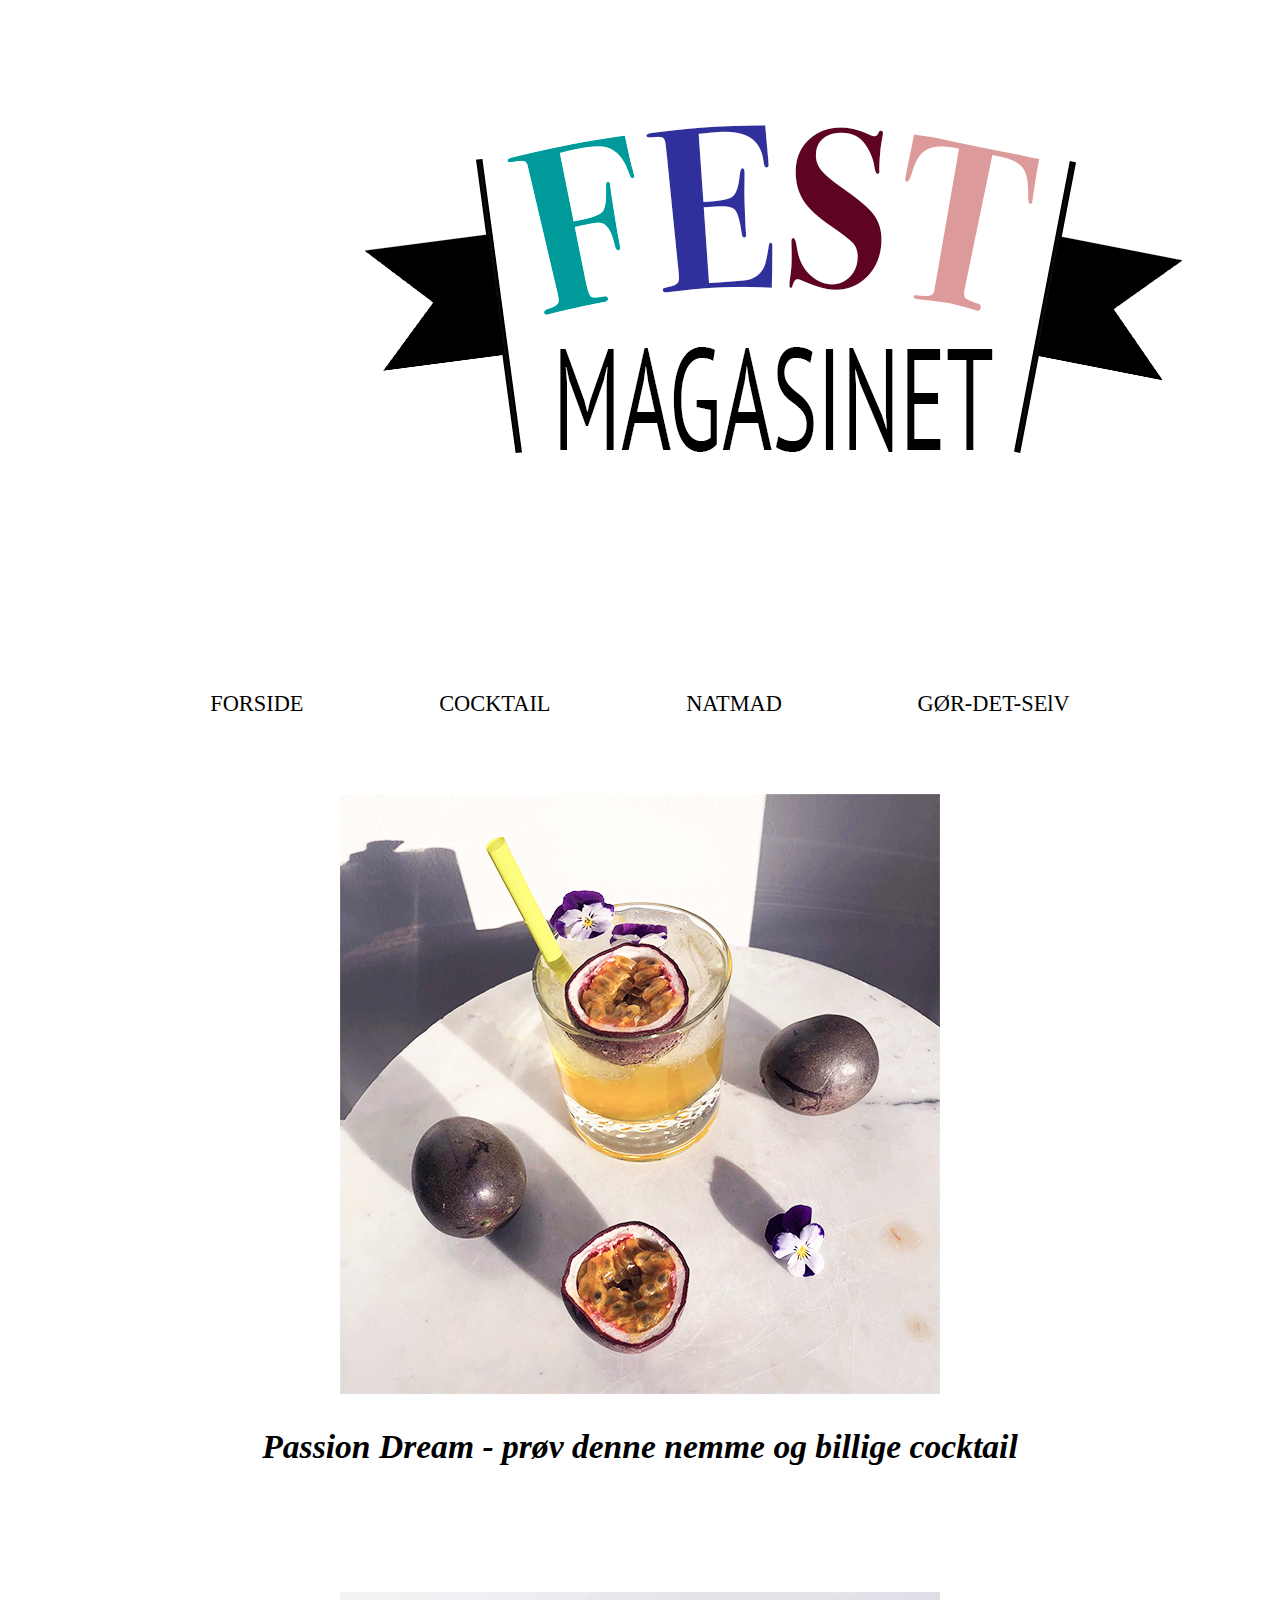
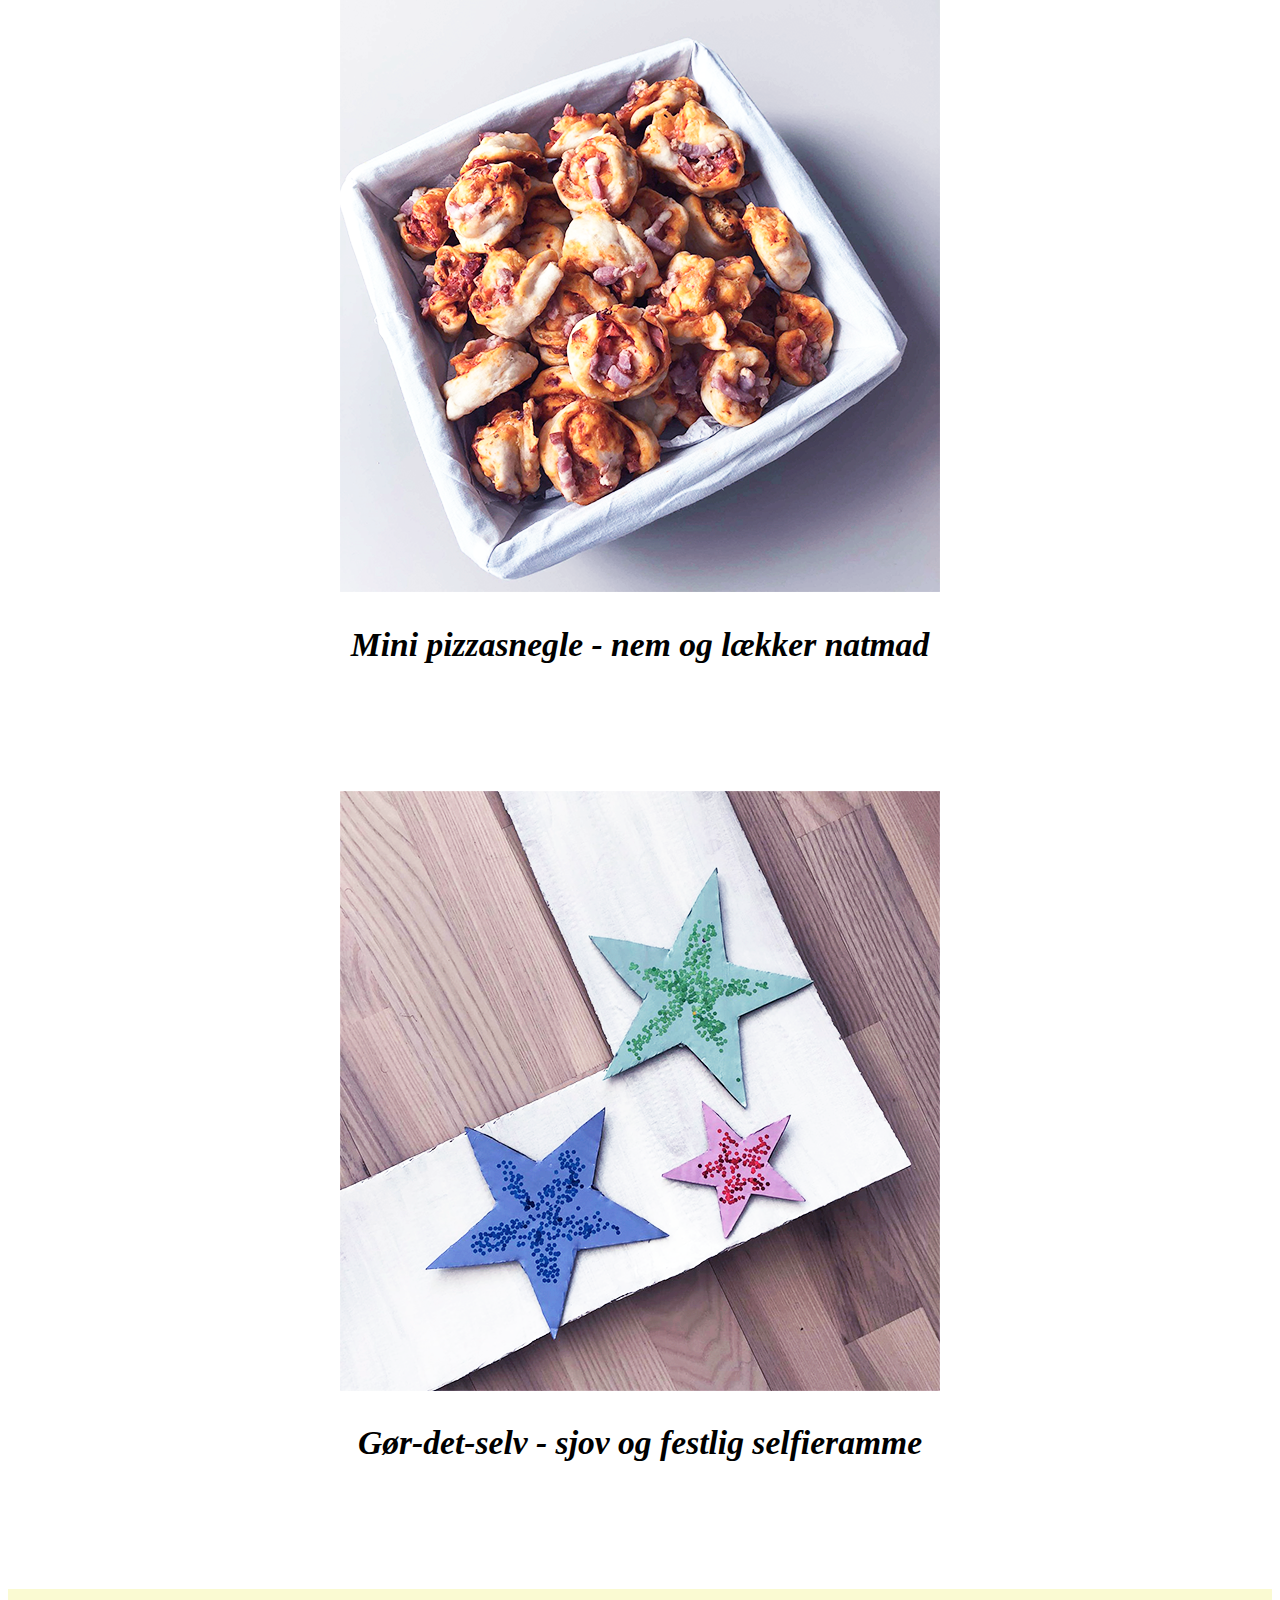
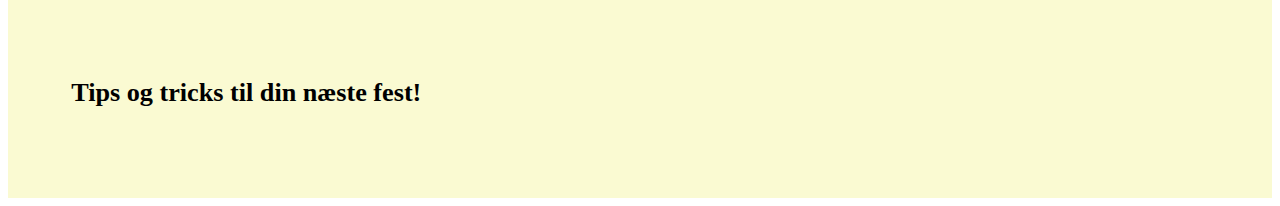
<file: index.html>
<!DOCTYPE html>
<html lang="da">

<head>
    <meta charset="utf-8">
    <meta name="viewport" content="width=device-width, initial-scale=1.0">
    <meta name="Forside" content="FEST magasinet - drinks, natmad, underholdning, gør det selv - tips og tricks til de bedste og vildeste fester">
    <title>FEST magasinet</title>
    <link rel="stylesheet" href="css/style.css">
</head>

<body>

    <header>
        <div id="logo">
            <img src="images/logo.png" alt="FEST magasin logo">
        </div>

        <nav>
            <div class="nav">
                <label for="toggle">&#9776;</label>
                <input type="checkbox" id="toggle" />
                <div class="menu">
                    <a href="index.html">FORSIDE</a>
                    <a href="cocktail.html">COCKTAIL</a>
                    <a href="natmad.html">NATMAD</a>
                    <a href="diy.html">GØR-DET-SElV</a>
                </div>
            </div>
        </nav>
    </header>


    <article class="index-container">
        <div id="billede1">
            <a href="cocktail.html" title="COCKTAIL" target="_self"><img src="images/hello.png"></a>
        </div>


        <h2> Passion Dream - prøv denne nemme og billige cocktail</h2>


        <div id="billede4">
            <a href="natmad.html" title="NATMAD" target="_self"><img src="images/snegle5.png"></a>
        </div>


        <h2>Mini pizzasnegle - nem og lækker natmad</h2>


        <div id="billede6">
            <a href="diy.html" title="GØR-DET-SELV" target="_self"><img src="images/ramme6.png"></a>
        </div>

        <h2>Gør-det-selv - sjov og festlig selfieramme</h2>
    </article>


    <footer>

        <h3 id="tip">Tips og tricks til din næste fest!</h3>

    </footer>
</body>

</html>
</file>
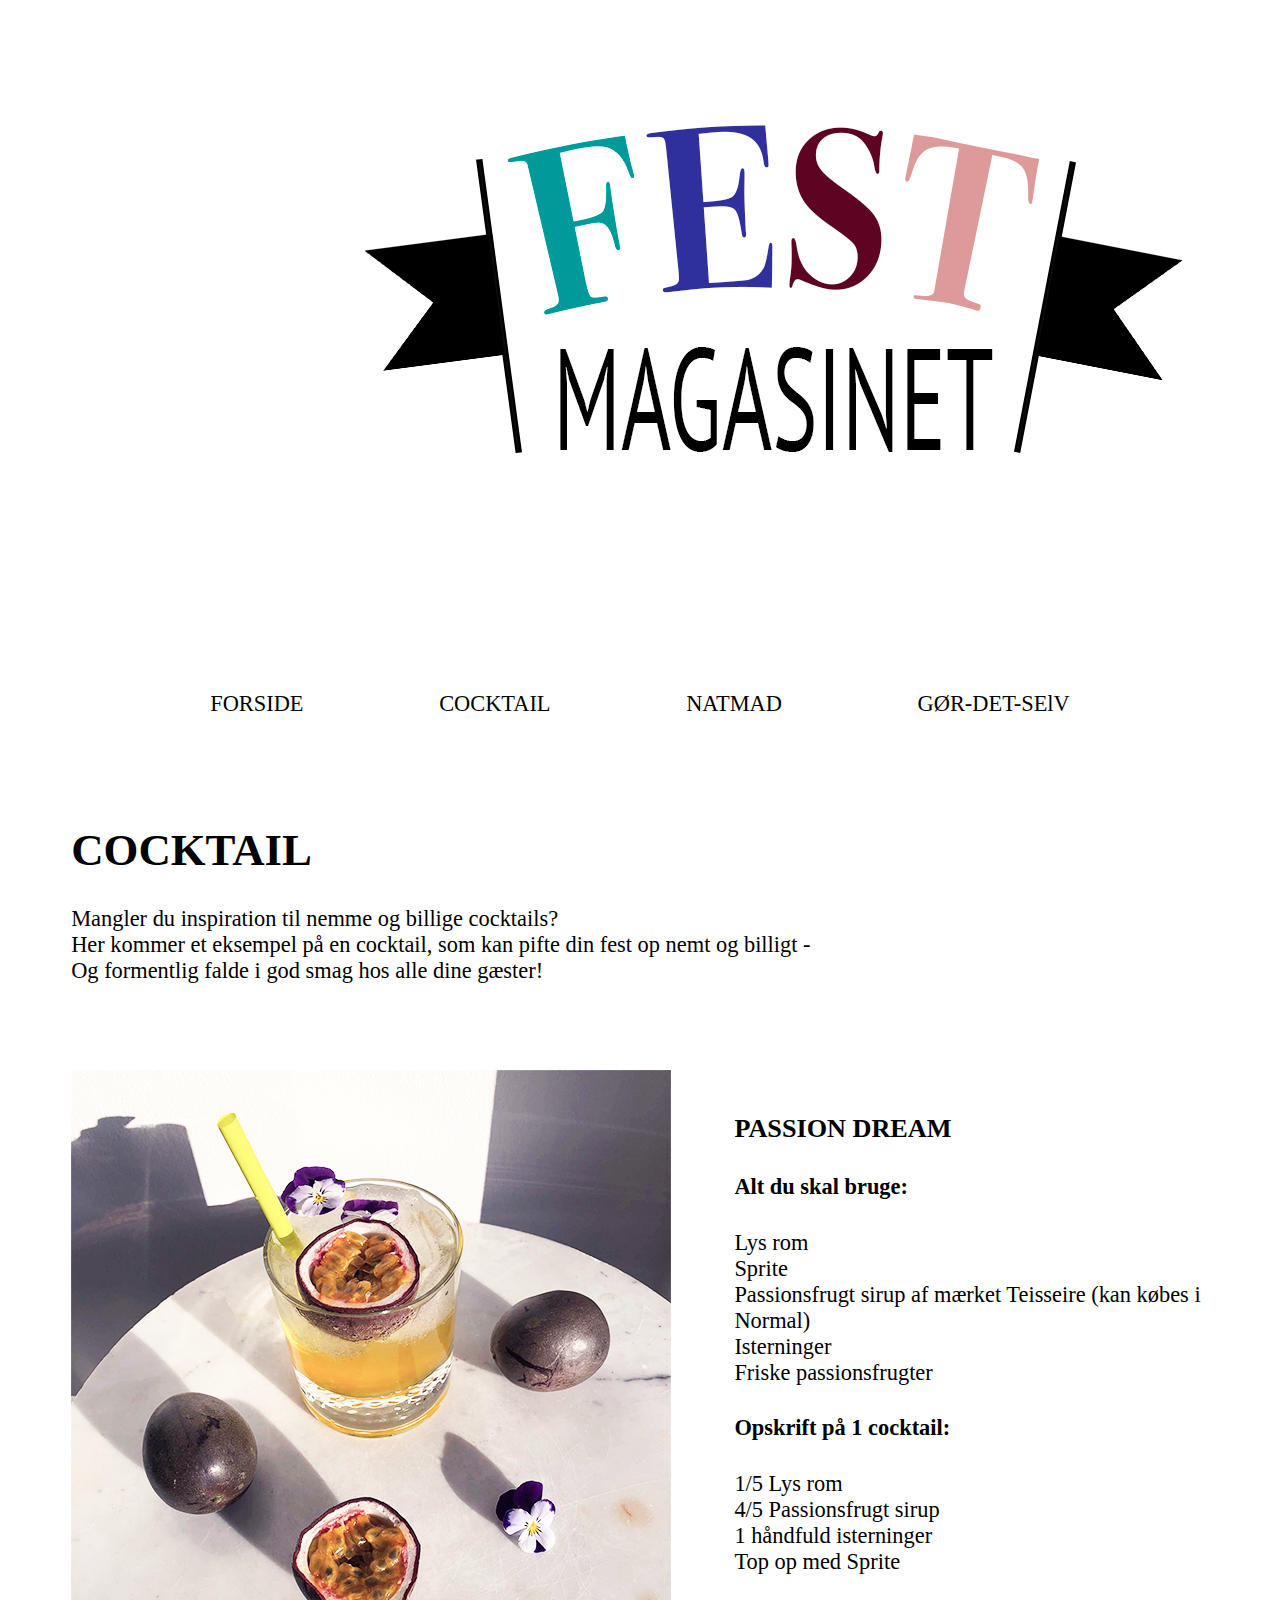
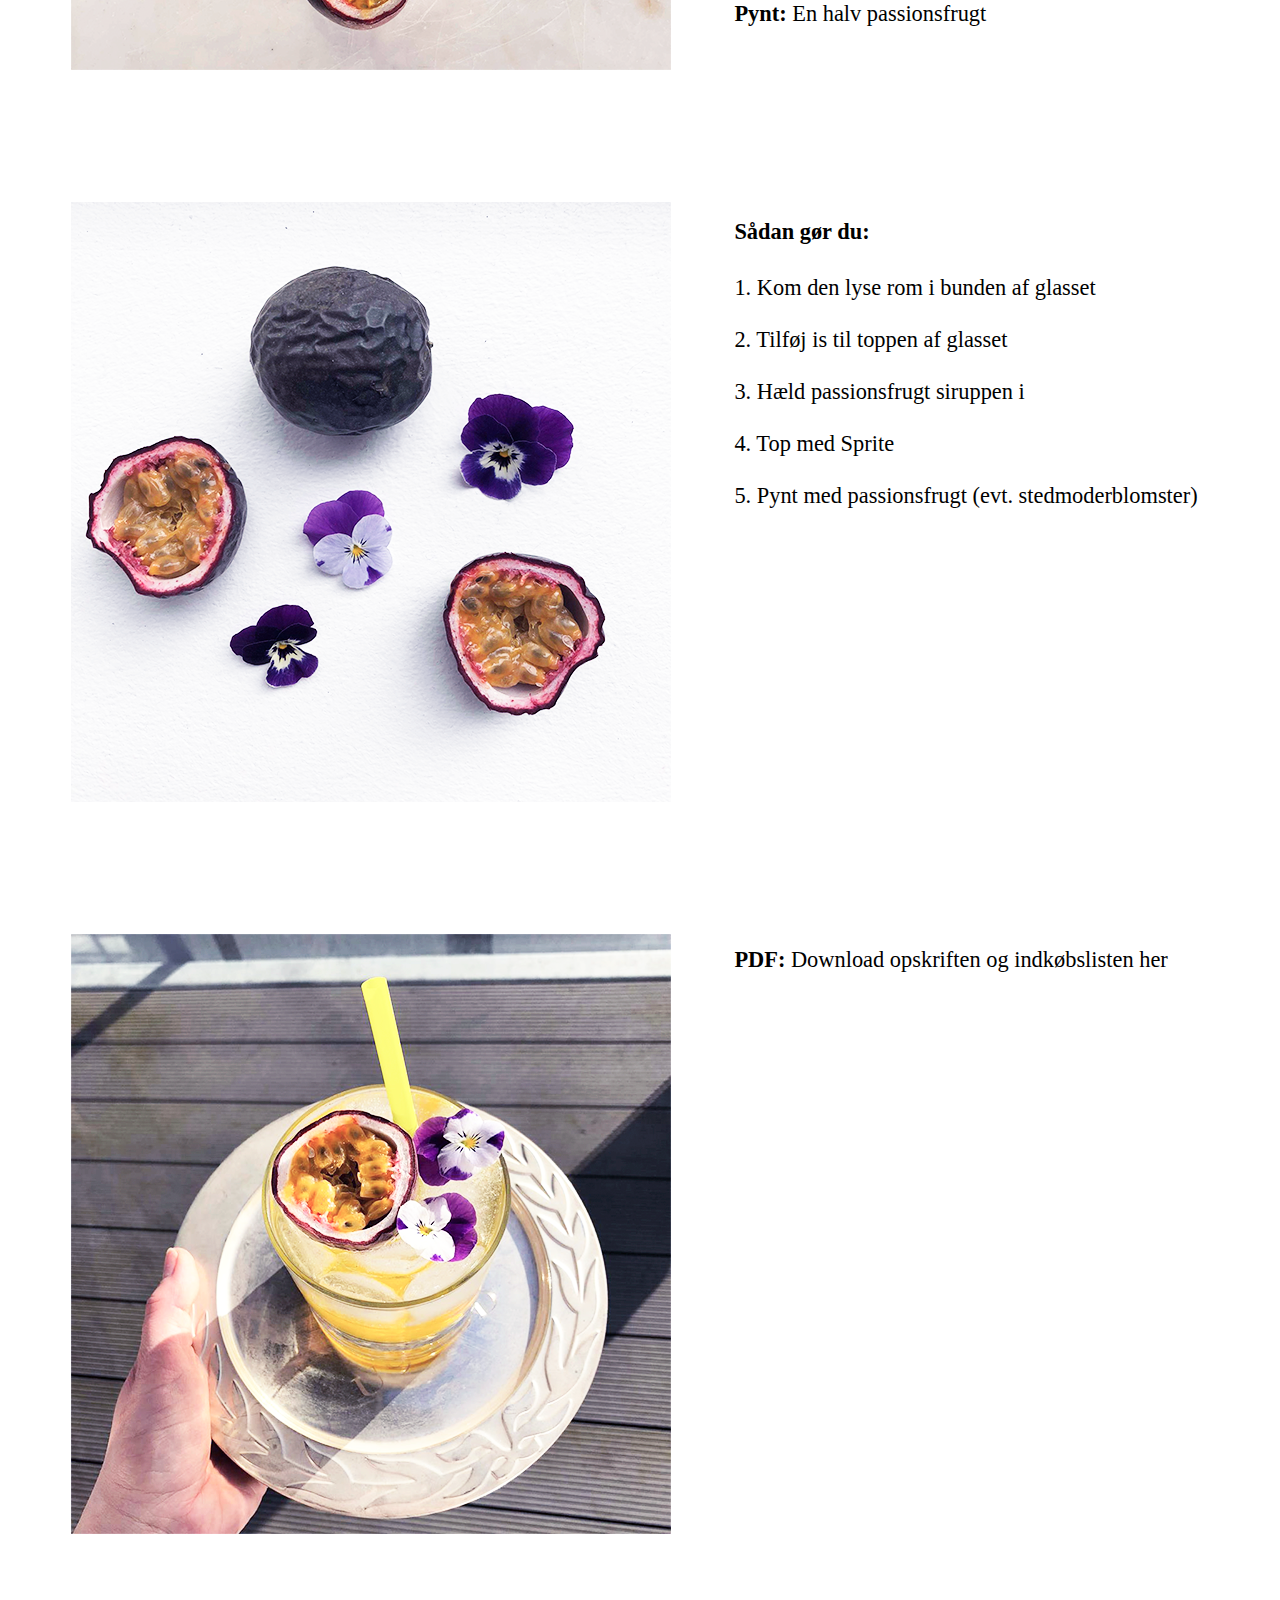
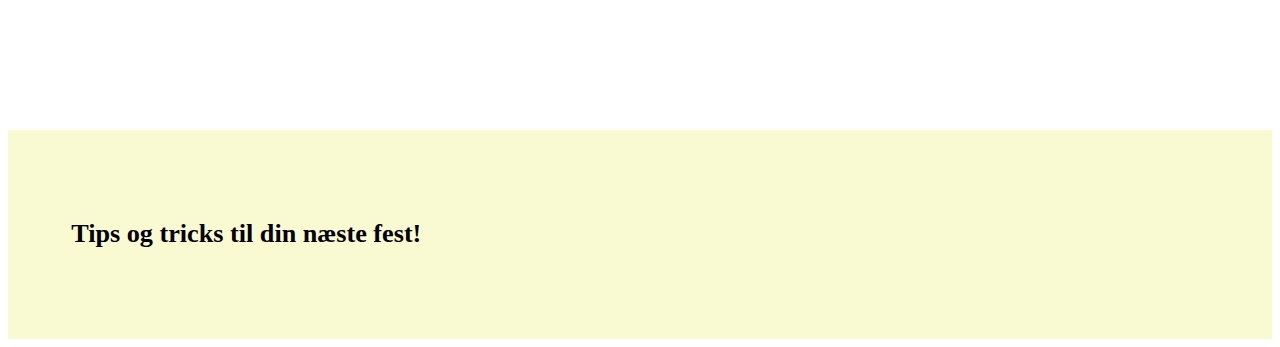
<file: cocktail.html>
<!DOCTYPE html>
<html lang="da">

<head>
    <meta charset="utf-8">
    <meta name="viewport" content="width=device-width, initial-scale=1.0">
    <meta name="Cocktails" content="FEST magasinet - drinks, natmad, underholdning, gør det selv - tips og tricks til de bedste og vildeste fester">
    <title>FEST magasinet</title>
    <link rel="stylesheet" href="css/style.css">
</head>

<body>
    <header>
        <div id="logo">
            <img src="images/logo.jpg" alt="FEST magasin logo">
        </div>

        <nav>
            <div class="nav">
                <label for="toggle">&#9776;</label>
                <input type="checkbox" id="toggle" />
                <div class="menu">
                    <a href="index.html">FORSIDE</a>
                    <a href="cocktail.html">COCKTAIL</a>
                    <a href="natmad.html">NATMAD</a>
                    <a href="diy.html">GØR-DET-SElV</a>
                </div>
            </div>
        </nav>
    </header>

    <main>
        <h1>COCKTAIL</h1>
        <div id="intro">
            <p> Mangler du inspiration til nemme og billige cocktails?
                <br> Her kommer et eksempel på en cocktail, som kan pifte din fest op nemt og billigt - <br> Og formentlig falde i god smag hos alle dine gæster!
            </p>
        </div>

        <article class="del1-container">
            <div id="billede7">
                <img src="images/hello.png" alt="Cocktail Passion Dream">
            </div>
            <section>

                <h3 id="over"> PASSION DREAM</h3>
                <h4> Alt du skal bruge:</h4>
                <p>
                    Lys rom <br> Sprite <br> Passionsfrugt sirup af mærket Teisseire (kan købes i Normal) <br> Isterninger <br> Friske passionsfrugter
                </p>

                <h4>Opskrift på 1 cocktail:</h4>
                <p>1/5 Lys rom <br> 4/5 Passionsfrugt sirup <br> 1 håndfuld isterninger <br> Top op med Sprite <br> <br><strong>Pynt:</strong> En halv passionsfrugt
                </p>
            </section>
        </article>

        <article class="del1-container">
            <div id="billede8">
                <img src="images/drink12.png" alt="Cocktail Passion Dream">
            </div>
            <section id="over1">
                <h4>Sådan gør du:</h4>
                <p> 1. Kom den lyse rom i bunden af glasset <br> <br>2. Tilføj is til toppen af glasset <br> <br> 3. Hæld passionsfrugt siruppen i <br><br>  4. Top med Sprite<br>  <br> 5. Pynt med passionsfrugt (evt. stedmoderblomster) 
                </p>
            </section>
        </article>

        <article class="del1-container">
            <div id="billede9">
                <img src="images/hallo.png" alt="Cocktail Passion Dream">
            </div>

            <p id="over2">
                <strong> PDF: </strong> Download opskriften og indkøbslisten her
            </p>
        </article>
    </main>

<footer>
        <h3 id="tip">Tips og tricks til din næste fest!</h3>
    </footer>
</body>

</html>
</file>
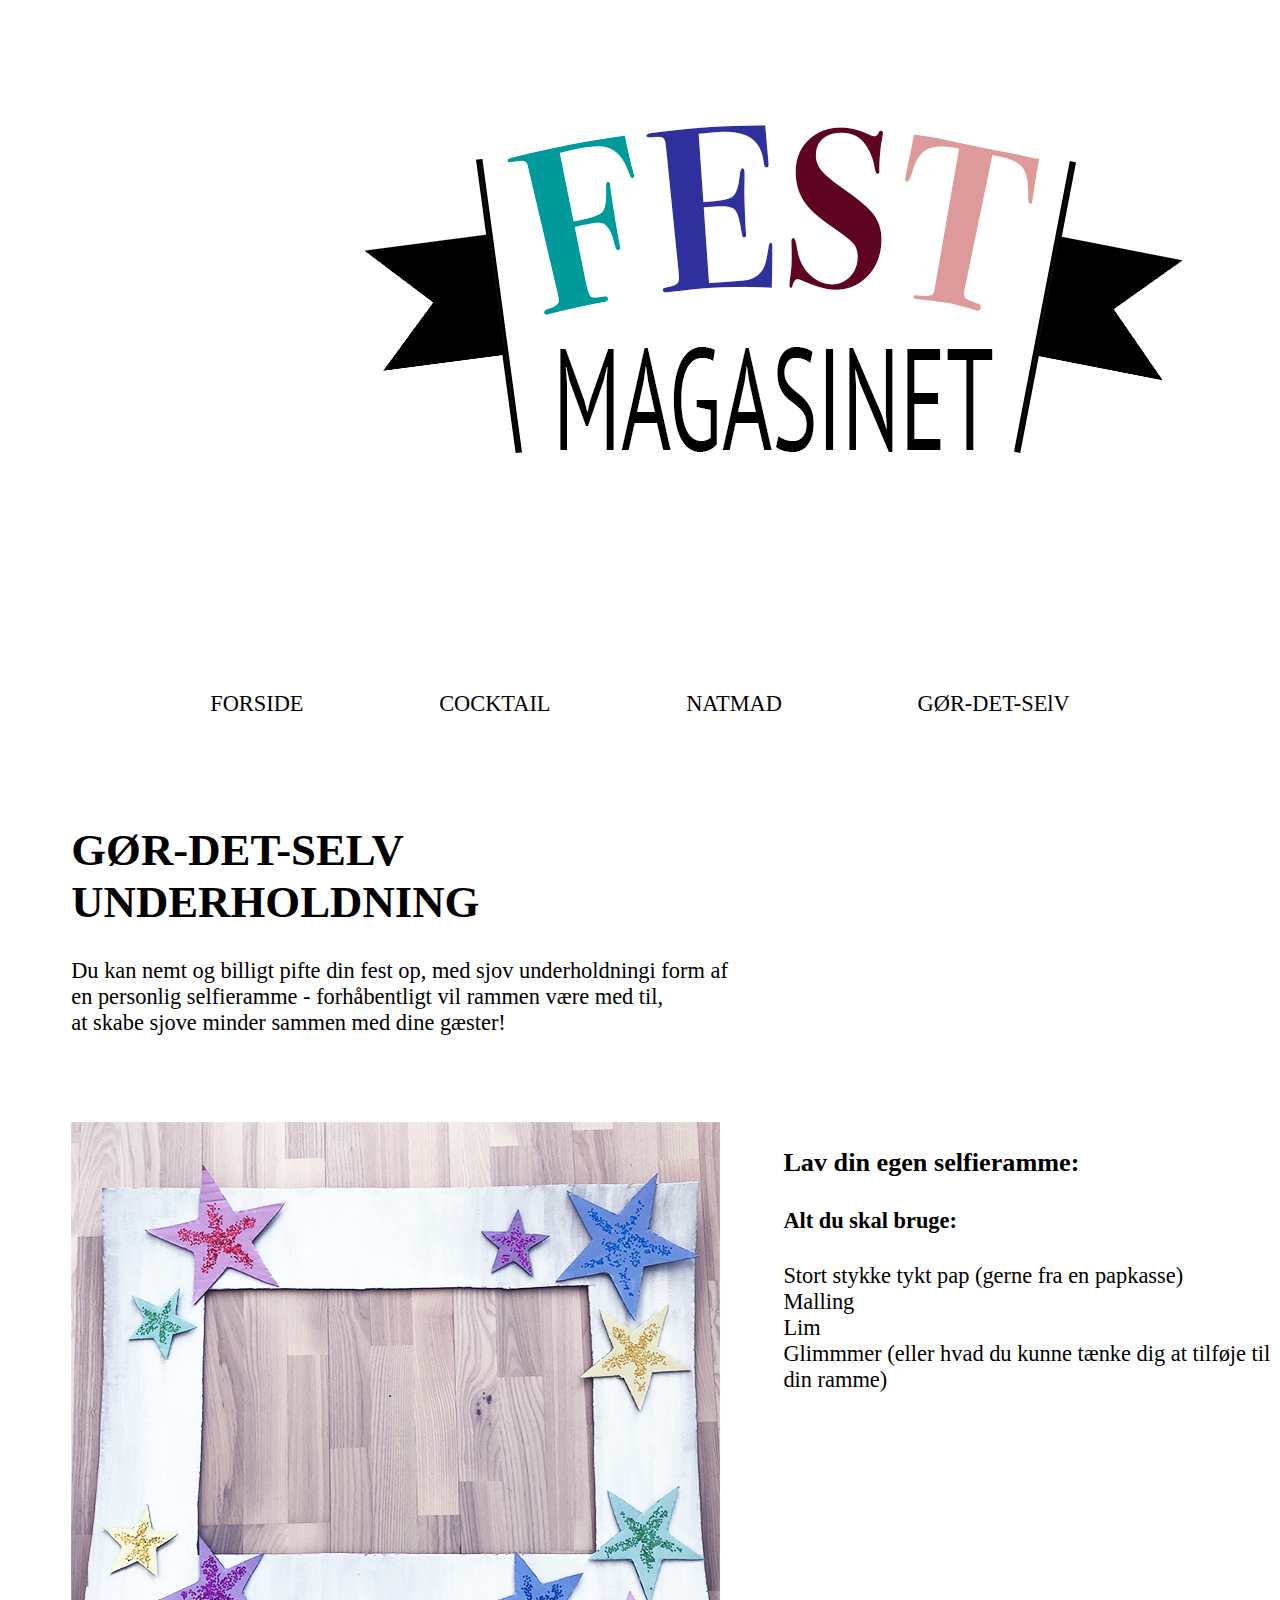
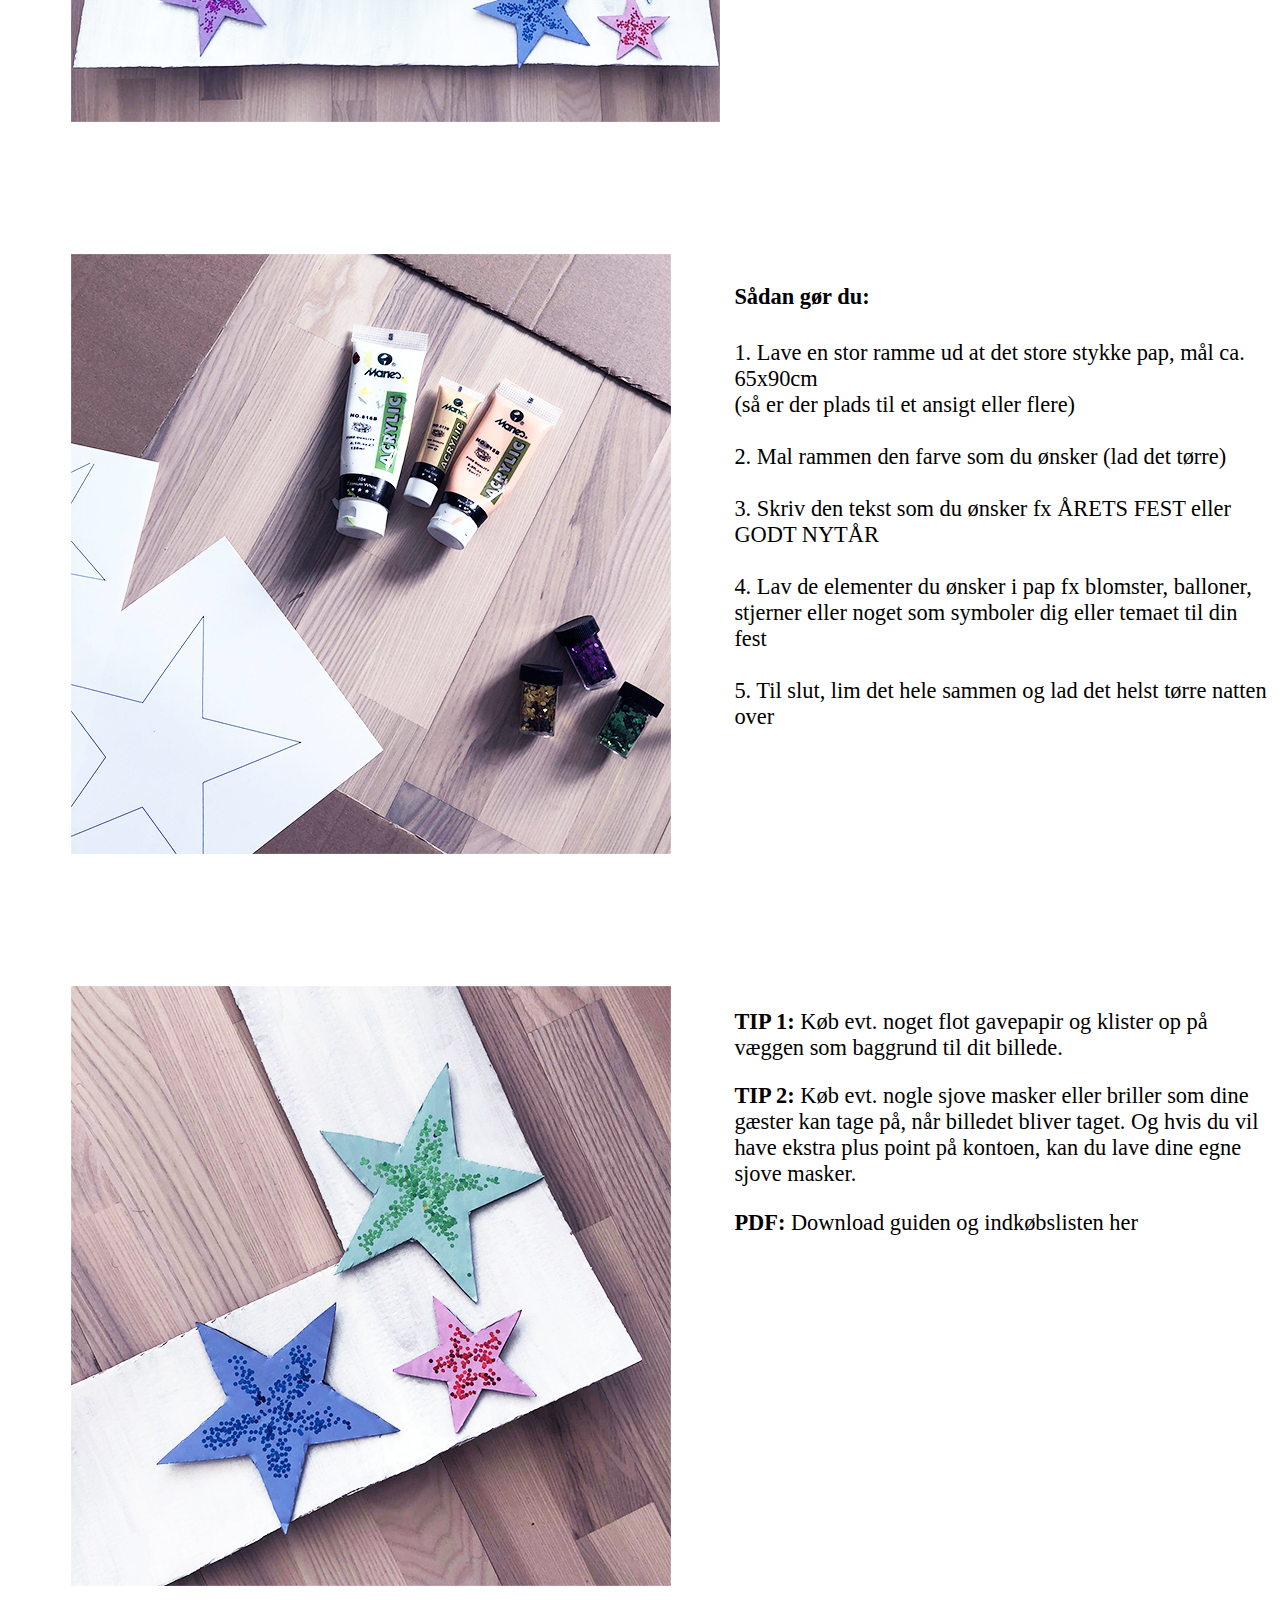
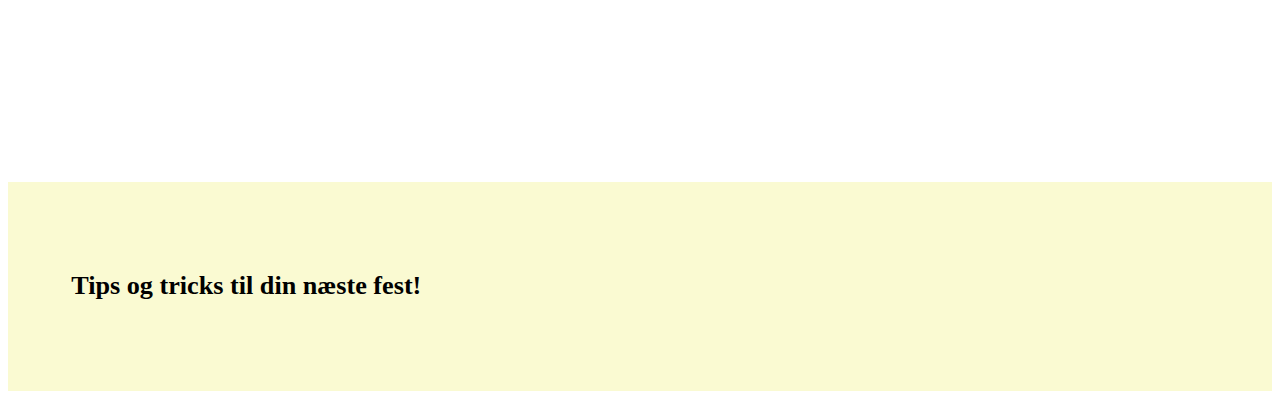
<file: diy.html>
<!DOCTYPE html>
<html lang="da">

<head>
    <meta charset="utf-8">
    <meta name="viewport" content="width=device-width, initial-scale=1.0">
    <meta name="Gør-det-selv" content="FEST magasinet - drinks, natmad, underholdning, gør det selv - tips og tricks til de bedste og vildeste fester">
    <title>FEST magasinet</title>
    <link rel="stylesheet" href="css/style.css">
</head>

<body>
    <header>
        <div id="logo">
            <img src="images/logo.jpg" alt="FEST magasin logo">
        </div>

        <nav>
            <div class="nav">
                <label for="toggle">&#9776;</label>
                <input type="checkbox" id="toggle" />
                <div class="menu">
                    <a href="index.html">FORSIDE</a>
                    <a href="cocktail.html">COCKTAIL</a>
                    <a href="natmad.html">NATMAD</a>
                    <a href="diy.html">GØR-DET-SElV</a>
                </div>
            </div>
        </nav>
    </header>

    <main>
        <h1>GØR-DET-SELV <br>UNDERHOLDNING</h1>
        <div id="intro">
            <p> Du kan nemt og billigt pifte din fest op, med sjov underholdningi form af <br>en personlig selfieramme - forhåbentligt vil rammen være med til, <br>at skabe sjove minder sammen med dine gæster!
            </p>
        </div>

        <article class="del1-container">
            <div id="billede16">
                <img src="images/ramme4.png" alt="Materialer til selfieramme">
            </div>

            <section class="ryk">
                <h3>Lav din egen selfieramme:</h3>
                <h4>Alt du skal bruge:</h4>
                <p>Stort stykke tykt pap (gerne fra en papkasse) <br> Malling <br> Lim <br> Glimmmer (eller hvad du kunne tænke dig at tilføje til din ramme)
                </p>
            </section>
        </article>

        <article class="del1-container">
            <div id="billede13">
                <img src="images/star.png" alt="Materialer til selfieramme">
            </div>

            <section class="ryk">
                <h4>Sådan gør du:</h4>
                <p>1. Lave en stor ramme ud at det store stykke pap, mål ca. 65x90cm <br> (så er der plads til et ansigt eller flere)<br><br> 2. Mal rammen den farve som du ønsker (lad det tørre)<br><br> 3. Skriv den tekst som du ønsker fx ÅRETS FEST eller GODT NYTÅR <br> <br> 4. Lav de elementer du ønsker i pap fx blomster, balloner, stjerner eller noget som symboler dig eller temaet til din fest <br> <br> 5. Til slut, lim det hele sammen og lad det helst tørre natten over
                </p>
            </section>
        </article>

        <article class="del1-container">
            <div id="billede14">
                <img src="images/ramme6.png" alt="Materialer til selfieramme">
            </div>

            <section class="ryk">
                <p>
                    <strong> TIP 1: </strong> Køb evt. noget flot gavepapir og klister op på væggen som baggrund til dit billede.
                </p>

                <p>
                    <strong> TIP 2: </strong> Køb evt. nogle sjove masker eller briller som dine gæster kan tage på, når billedet bliver taget. Og hvis du vil have ekstra plus point på kontoen, kan du lave dine egne sjove masker.
                </p>
                <p>
                    <strong> PDF: </strong> Download guiden og indkøbslisten her
                </p>
            </section>
        </article>



    </main>


    <footer>
        <h3 id="tip">Tips og tricks til din næste fest!</h3>
    </footer>
</body>

</html>
</file>
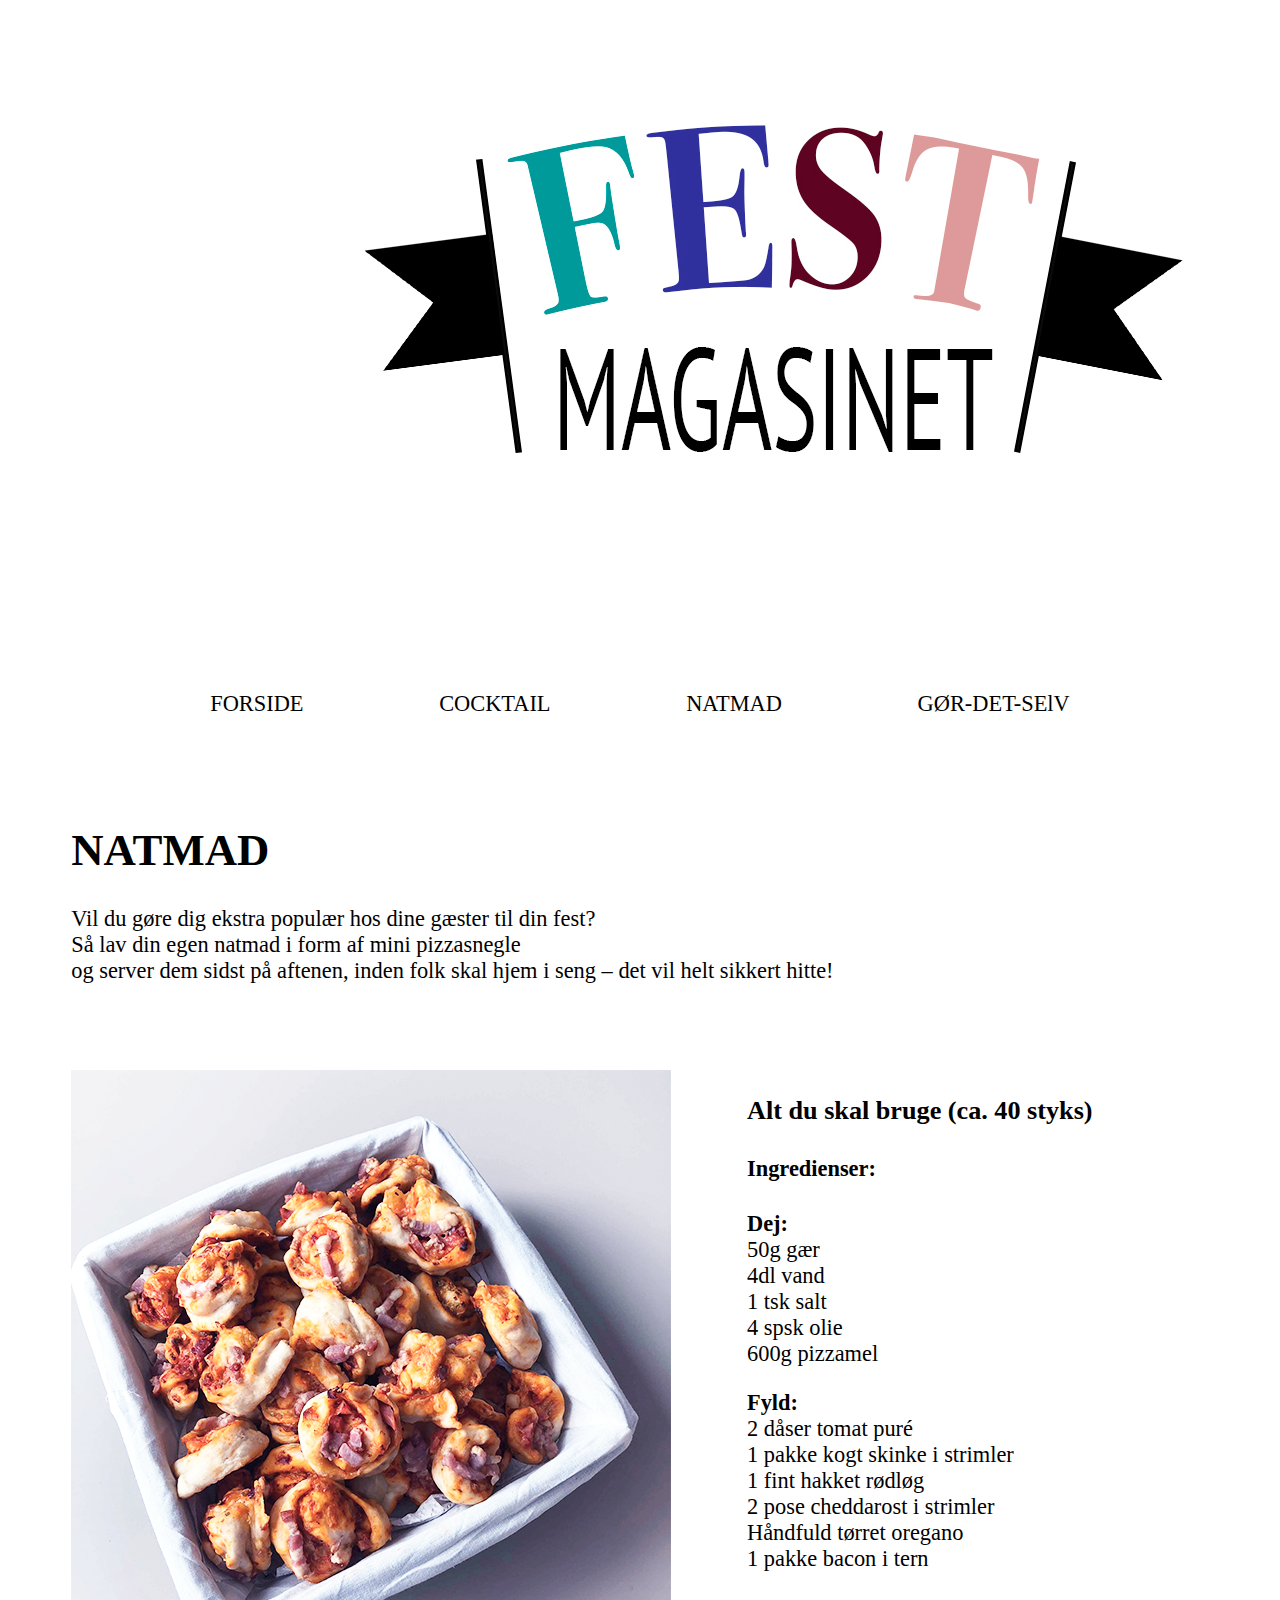
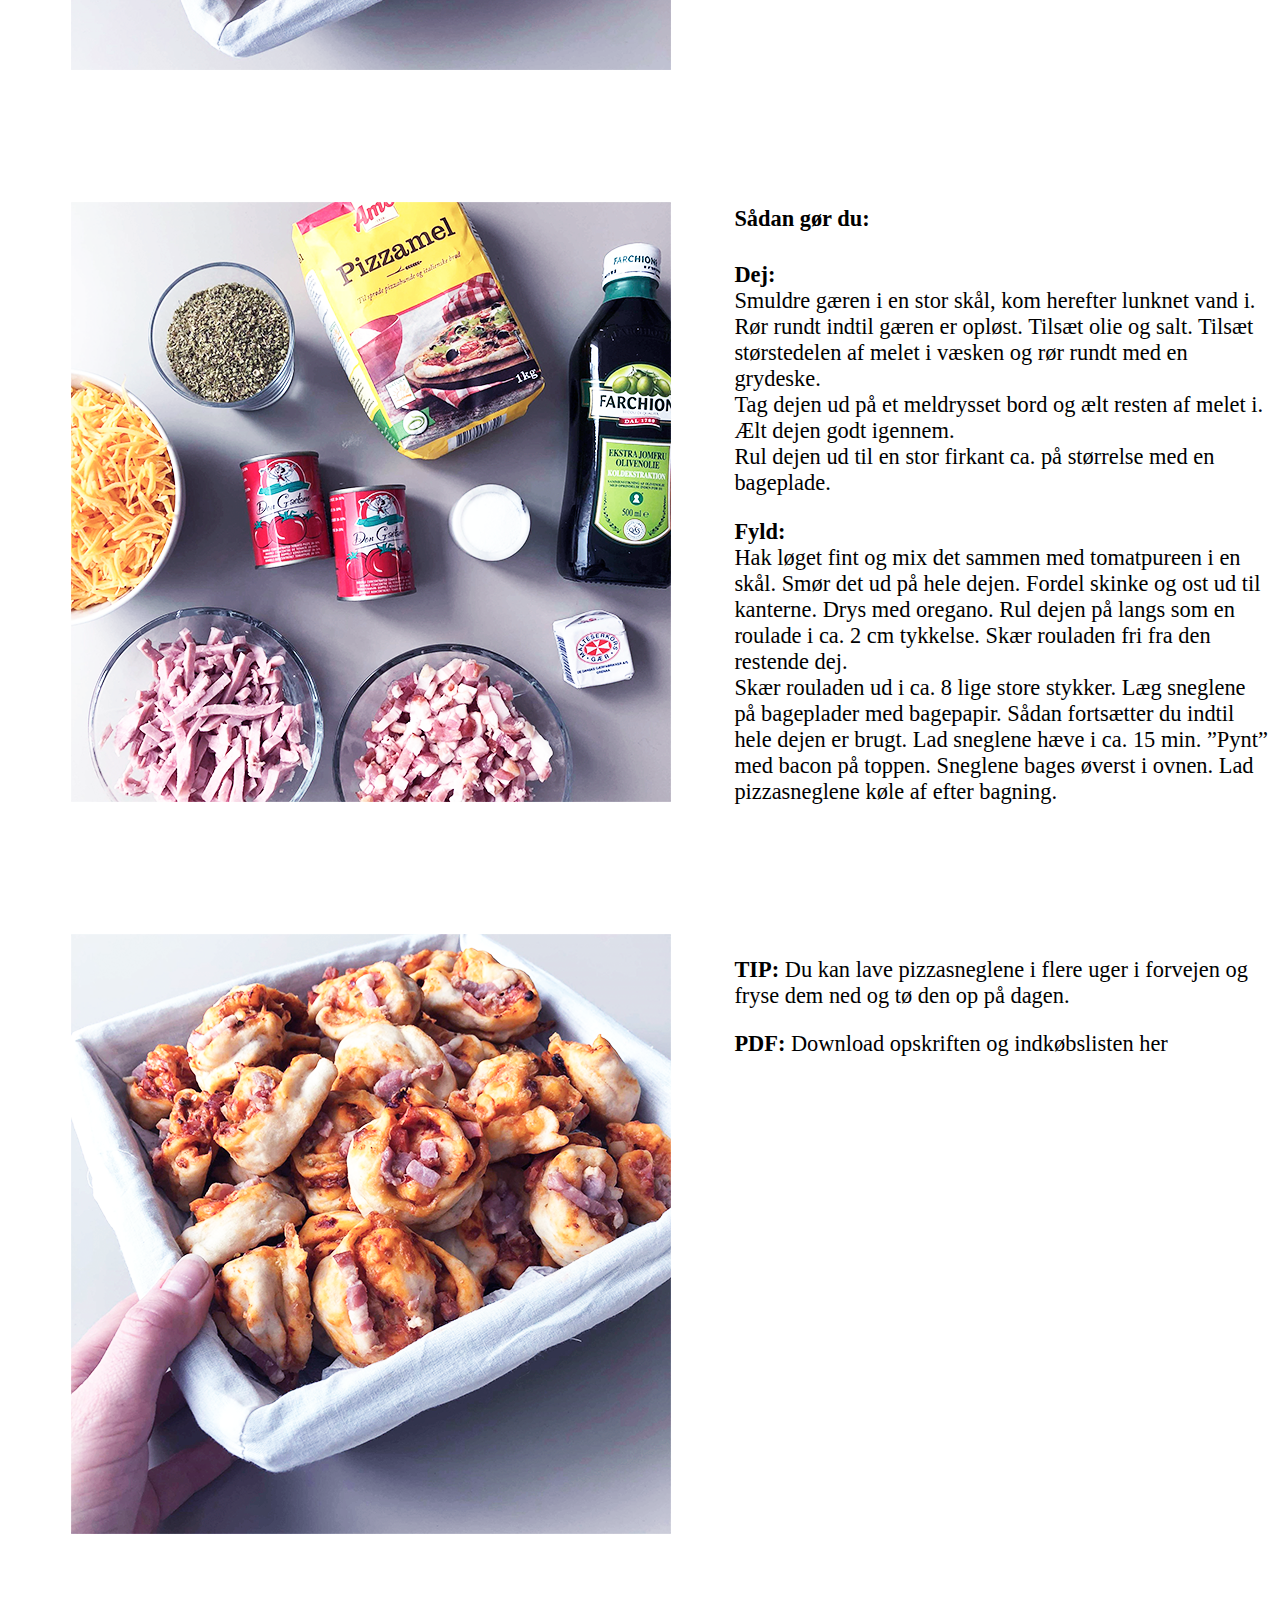
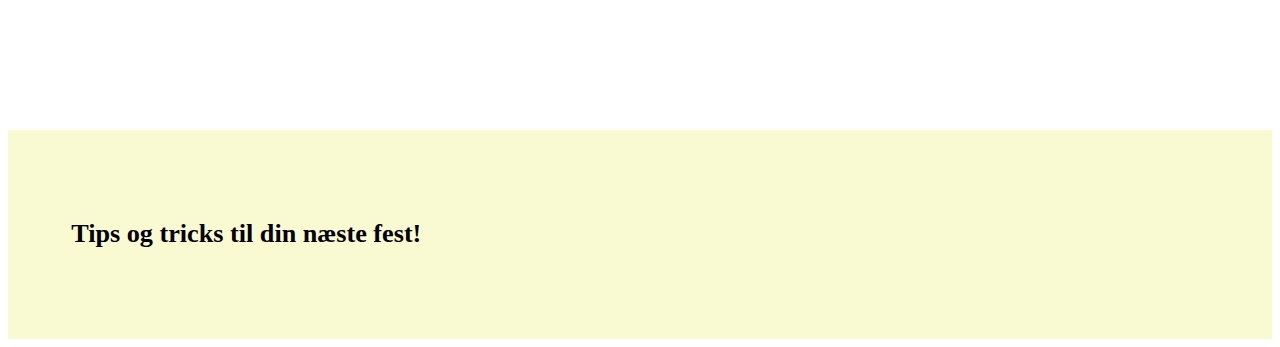
<file: natmad.html>
<!DOCTYPE html>
<html lang="da">

<head>
    <meta charset="utf-8">
    <meta name="viewport" content="width=device-width, initial-scale=1.0">
    <meta name="Natmad" content="FEST magasinet - drinks, natmad, underholdning, gør det selv - tips og tricks til de bedste og vildeste fester">
    <title>FEST magasinet</title>
    <link rel="stylesheet" href="css/style.css">
</head>

<body>
    <header>
        <div id="logo">
            <img src="images/logo.jpg" alt="FEST magasin logo">
        </div>

        <nav>
            <div class="nav">
                <label for="toggle">&#9776;</label>
                <input type="checkbox" id="toggle" />
                <div class="menu">
                    <a href="index.html">FORSIDE</a>
                    <a href="cocktail.html">COCKTAIL</a>
                    <a href="natmad.html">NATMAD</a>
                    <a href="diy.html">GØR-DET-SElV</a>
                </div>
            </div>
        </nav>
    </header>

    <main>
        <h1>NATMAD</h1>
        <div id="intro">
            <p> Vil du gøre dig ekstra populær hos dine gæster til din fest? <br> Så lav din egen natmad i form af mini pizzasnegle <br> og server dem sidst på aftenen, inden folk skal hjem i seng – det vil helt sikkert hitte!
            </p>
        </div>

        <article class="del1-container">

            <div id="billede10">
                <img src="images/snegle5.png" alt="Færdig bagte mini pizzasnegle">
            </div>

            <section class="dej">
                <h3 class="over">Alt du skal bruge (ca. 40 styks) </h3>
                <h4>Ingredienser:</h4>
                <p>
                    <strong>Dej:</strong> <br> 50g gær <br> 4dl vand <br> 1 tsk salt <br> 4 spsk olie <br> 600g pizzamel
                </p>
                <p>
                    <strong> Fyld:</strong> <br> 2 dåser tomat puré <br> 1 pakke kogt skinke i strimler  <br> 1 fint hakket rødløg<br> 2 pose cheddarost i strimler <br> Håndfuld tørret oregano <br>1 pakke bacon i tern
                </p>
            </section>
        </article>

        <article class="del1-container">
            <div id="billede11">
                <img src="images/pizza5.png" alt="Ingredeinser til mini pizzasnegle">
            </div>

            <section class="dej1">
                <h4 class="over">Sådan gør du:</h4>
                <p>
                    <strong>Dej:</strong> <br> Smuldre gæren i en stor skål, kom herefter lunknet vand i. Rør rundt indtil gæren er opløst. Tilsæt olie og salt. Tilsæt størstedelen af melet i væsken og rør rundt med en grydeske. <br> Tag dejen ud på et meldrysset bord og ælt resten af melet i. Ælt dejen godt igennem. <br> Rul dejen ud til en stor firkant ca. på størrelse med en bageplade.
                </p>


                <p>
                    <strong> Fyld:</strong> <br> Hak løget fint og mix det sammen med tomatpureen i en skål. Smør det ud på hele dejen. Fordel skinke og ost ud til kanterne. Drys med oregano. Rul dejen på langs som en roulade i ca. 2 cm tykkelse. Skær rouladen fri fra den restende dej. <br> Skær rouladen ud i ca. 8 lige store stykker. Læg sneglene på bageplader med bagepapir. Sådan fortsætter du indtil hele dejen er brugt. Lad sneglene hæve i ca. 15 min. ”Pynt” med bacon på toppen. Sneglene bages øverst i ovnen. Lad pizzasneglene køle af efter bagning.
                </p>
            </section>
        </article>


        <article class="del1-container">
            <div id="billede12">
                <img src="images/snake.png" alt="Færdig bagte mini pizzasnegle">
            </div>



            <section id="tip1">
                <p>
                    <strong> TIP: </strong> Du kan lave pizzasneglene i flere uger i forvejen og fryse dem ned og tø den op på dagen.
                </p>

                <p>
                    <strong> PDF: </strong> Download opskriften og indkøbslisten her
                </p>
            </section>
        </article>
    </main>



    <footer>
        <h3 id="tip">Tips og tricks til din næste fest!</h3>
    </footer>
</body>

</html>
</file>
<file: css/style.css>
/*GLOBAL*/

body {
    font-family: "bodoni 72";
    box-sizing: border-box;
}

h2 {
    font-style: italic;
}

footer {
    background-color: lightgoldenrodyellow;
    padding-top: 5%;
    padding-bottom: 5%;
    width: 100%;
    margin-top: 10%;
}

#tip {
    margin-left: 5%;
}

/*MOBIL START*/

@media (max-width: 768px) {

    body {
        font-size: 120%;
    }

    #logo {
        margin: 0px auto;
        display: block;
        width: 50%;
    }

    /*MENU*/
    nav {
        position: absolute;
        width: 100%;
        height: 70px;
        background-color: white;
    }

    .nav {
        text-align: center;
        line-height: 70px;
        color: black;
    }

    .menu {
        text-align: center;
        width: 100%;
        display: none;
    }

    .menu a {
        text-decoration: none;
        display: block;
        background-color: white;
        border-bottom: 1px solid white;
        color: black;
    }

    a:hover {
        color: hotpink;
    }

    label {
        cursor: pointer;
        margin: 0 40px 0 0;
        font-size: 26px;
        line-height: 70px;
        display: block;
        width: 26px;
        float: right;
        margin-top: -5%;
    }


    #toggle {
        display: none;
    }

    #toggle:checked + .menu {
        display: block;

    }

    img {
        width: 100%;
    }

    #billede1 {
        padding-top: 100px;
    }

    #billede9 {
        padding-bottom: 5%;
    }

    h1 {
        padding-top: 100px;
        margin-left: 5%;
    }

    h2 {
        margin-left: 5%;
        text-align: center;
    }

    h3,
    h4,
    p {
        margin-left: 5%;
    }


    #intro {
        font-style: italic;
    }
    

}

/*MOBIL SLUT*/

/*TABLET START*/

@media (min-width: 768px) {

    body {
        font-size: 140%;
    }

    #logo {
        width: 40%;
    }

    /*MENU*/
    label {
        display: none;
    }

    .menu {
        padding: 0;
        display: inline-block;
        text-align: center;
    }

    .menu a {
        text-decoration: none;
        color: black;
        line-height: 70px;
        display: inherit;
        border-bottom: none;
        font-size: 100%;
        padding: 55px;
        margin: -5%;
        margin-bottom: 5%;
    }

    a:hover {
        color: hotpink;
    }

    #toggle:checked + .menu {
        display: block;
    }

    #toggle {
        display: none;
    }


    /*FORSIDE*/
    .index-container {
        text-align: center;
    }

    #billede4,
    #billede6 {
        margin-top: 10%;
    }


    h1 {
        margin-left: 5%;
    }

    #intro {
        margin-left: 5%;
    }


    .del1-container {
        display: flex;
        flex-direction: row;
        align-items: stretch;
    }

    /*COCKTAIL*/
    #over {
        margin-top: 20%;
    }

    #over1 {
        margin-top: 4%;
    }

    #over2 {
        margin-top: 6%;

    }
    #billede7,
    #billede8,
    #billede9,
    #billede10,
    #billede11,
    #billede13,
    #billede14,
    #billede15,
    #billede16,
    #billede12 {
        margin: 5%;
    }


    /*NATMAD*/
    #tip1{
        margin-top: 10%; 
       }
    
    .ryk{
        margin-top: 5%; 
    }
}

/*LAPTOP/DESKTOP*/

@media (min-width: 1024px) {


    #logo {
        width: 50%;
        margin: 0 auto;
        display: block;
    }

    /*MENU*/
    label {
        display: none;
    }

    .menu {
        padding: 0;
        display: flow-root;
        text-align: center;
    }

    .menu a {
        text-decoration: none;
        color: black;
        margin: 0 10px;
        line-height: 70px;
        display: inline-block;
        border-bottom: none;
    }

    a:hover {
        color: hotpink;
    }

    #toggle:checked + .menu {
        display: block;
    }
    #toggle {
        display: none;
    }


    /*FLEXBOX*/
    .del1-container {
        display: flex;
        flex-direction: row;
        align-items: stretch;
    }

    /*FORSIDE*/
    .index-container {
        text-align: center;
    }

    #billede4,
    #billede6 {
        margin-top: 10%;
    }


    /*NATMAD*/
    .dej {
        margin-top: 5%;
        margin-left: 1%;
    }
    .dej1 {
        margin-top: 3%;
    }

    .ryk {
        margin-top: 5%;
    }

   

    #tip1 {
        margin-top: 5%;
    }

    /*DIY*/
    #billede16 {
        margin-left: 5%;
    }
    /*COCKTAIL*/
    #over {
        margin-top: 20%;
    }

    #over1 {
        margin-top: 4%;
    }

    #over2 {
        margin-top: 6%;

    }
}
</file>
